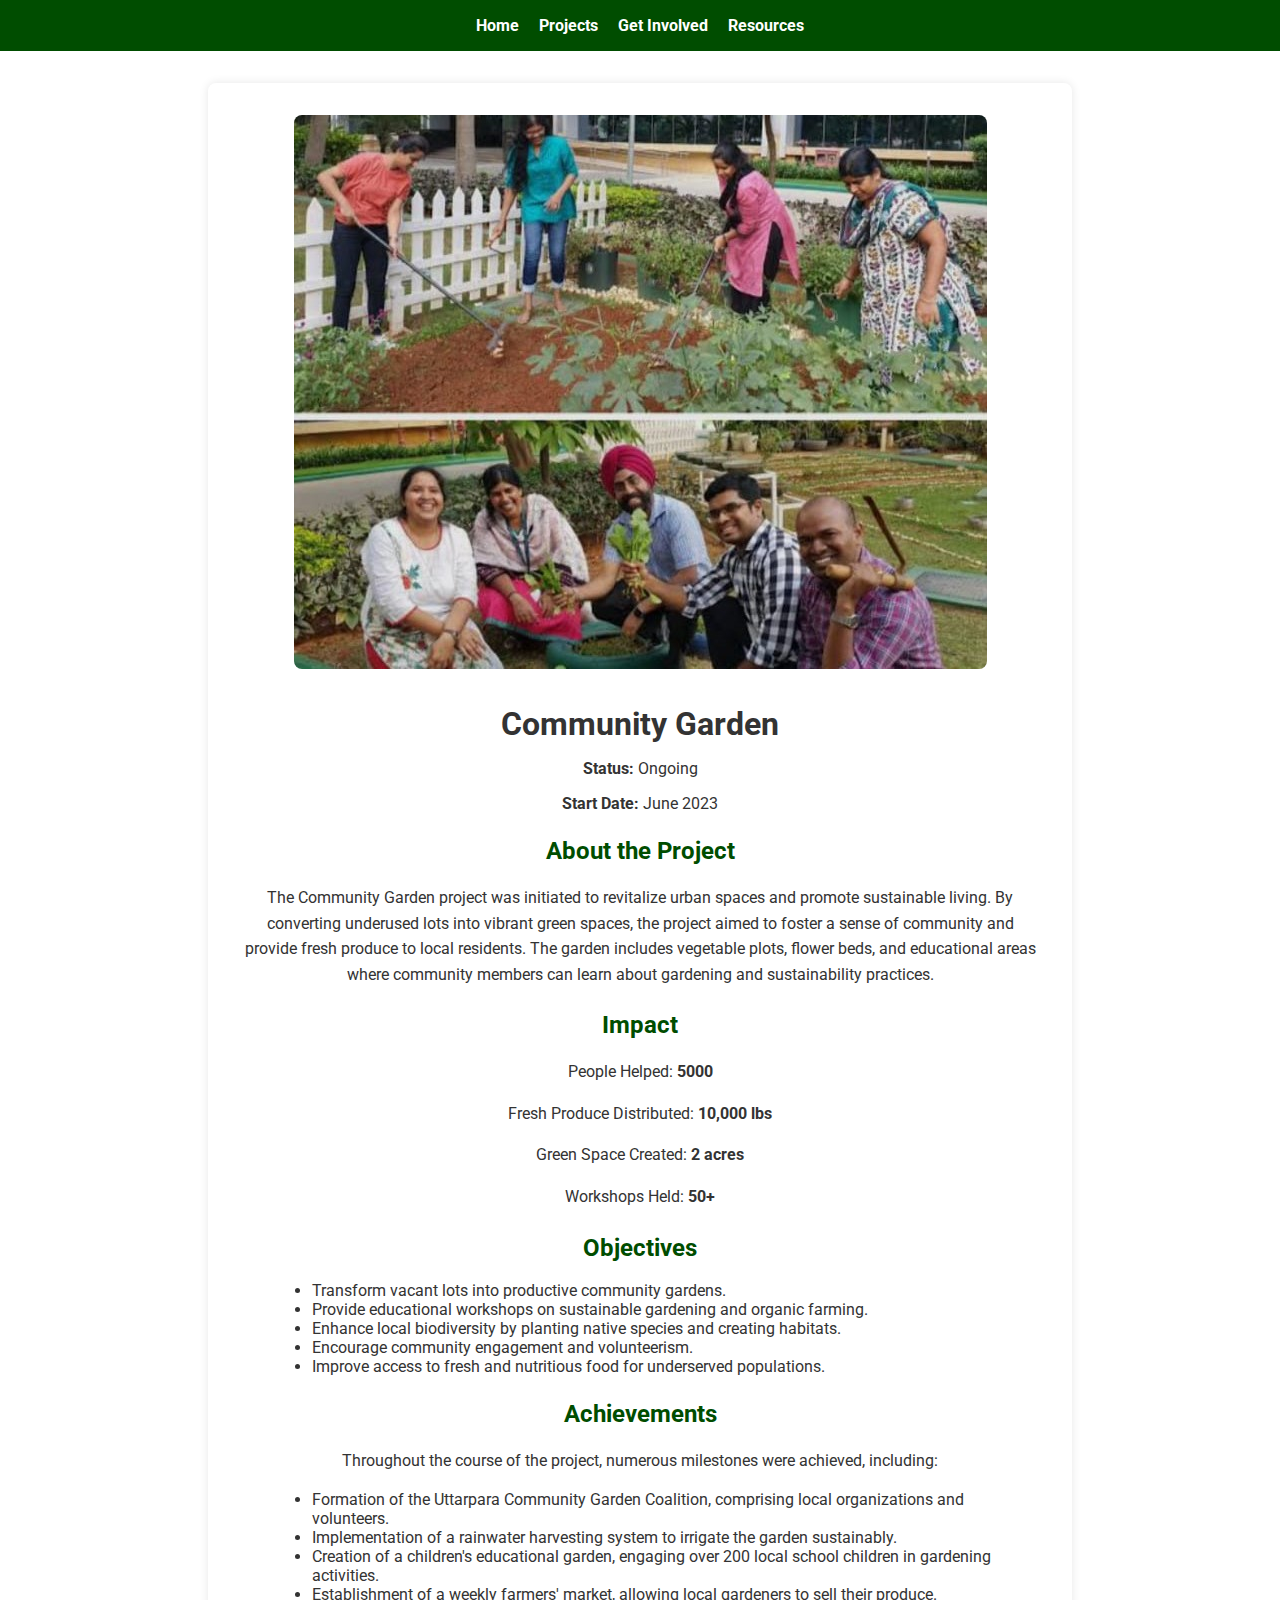
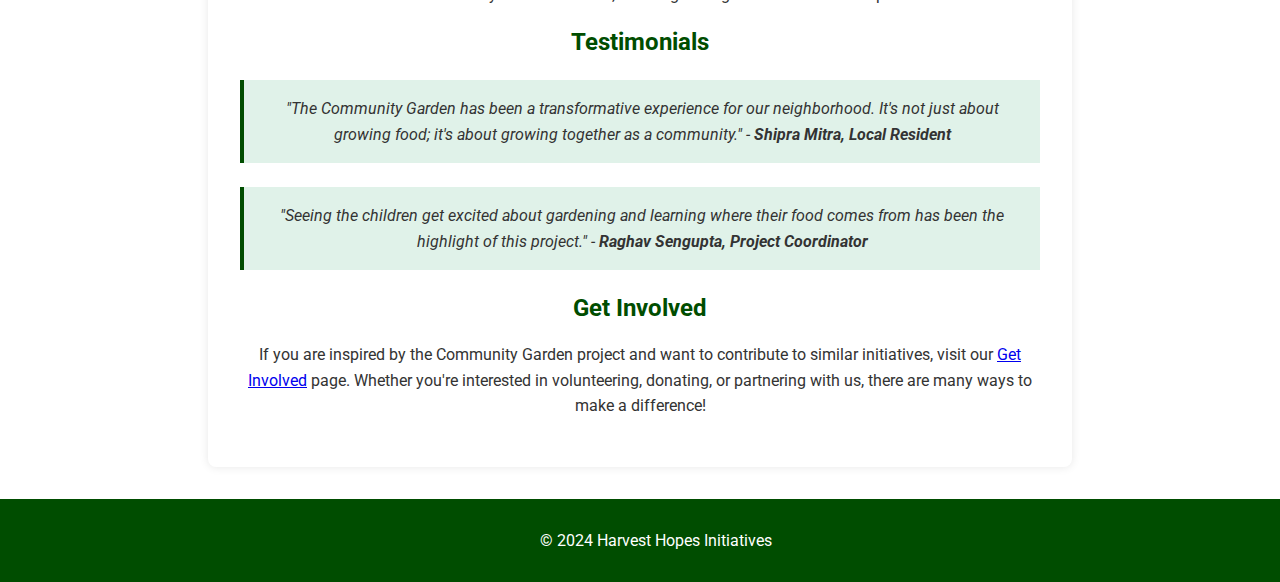
<file: community-garden.html>
<!DOCTYPE html>
<html lang="en">
<head>
    <meta charset="UTF-8">
    <meta name="viewport" content="width=device-width, initial-scale=1.0">
    <title>Community Garden - Harvest Hopes Initiatives</title>
    <link rel="stylesheet" href="styles.css">
</head>
<body>
    <header>
        <nav>
            <ul>
                <li><a href="index.html">Home</a></li>
                <li><a href="index.html">Projects</a></li>
                <li><a href="get_involved.html">Get Involved</a></li>
                <li><a href="resources.html">Resources</a></li>
            </ul>
        </nav>
    </header>
    <main>
        <section class="project-details">
            <div class="project-header">
                <img src="community-garden.jpg" alt="Community Garden">
                <h1>Community Garden</h1>
                <p><strong>Status:</strong> Ongoing</p>
                <p><strong>Start Date:</strong> June 2023</p>
            </div>
            <div class="project-content">
                <h2>About the Project</h2>
                <p>The Community Garden project was initiated to revitalize urban spaces and promote sustainable living. By converting underused lots into vibrant green spaces, the project aimed to foster a sense of community and provide fresh produce to local residents. The garden includes vegetable plots, flower beds, and educational areas where community members can learn about gardening and sustainability practices.</p>
                
                <h2>Impact</h2>
                <p>People Helped: <strong>5000</strong></p>
                <p>Fresh Produce Distributed: <strong>10,000 lbs</strong></p>
                <p>Green Space Created: <strong>2 acres</strong></p>
                <p>Workshops Held: <strong>50+</strong></p>

                <h2>Objectives</h2>
                <ul>
                    <li>Transform vacant lots into productive community gardens.</li>
                    <li>Provide educational workshops on sustainable gardening and organic farming.</li>
                    <li>Enhance local biodiversity by planting native species and creating habitats.</li>
                    <li>Encourage community engagement and volunteerism.</li>
                    <li>Improve access to fresh and nutritious food for underserved populations.</li>
                </ul>
                
                <h2>Achievements</h2>
                <p>Throughout the course of the project, numerous milestones were achieved, including:</p>
                <ul>
                    <li>Formation of the Uttarpara Community Garden Coalition, comprising local organizations and volunteers.</li>
                    <li>Implementation of a rainwater harvesting system to irrigate the garden sustainably.</li>
                    <li>Creation of a children's educational garden, engaging over 200 local school children in gardening activities.</li>
                    <li>Establishment of a weekly farmers' market, allowing local gardeners to sell their produce.</li>
                </ul>
                                
                <h2>Testimonials</h2>
                <blockquote>
                    <p>"The Community Garden has been a transformative experience for our neighborhood. It's not just about growing food; it's about growing together as a community." - <strong>Shipra Mitra, Local Resident</strong></p>
                </blockquote>
                <blockquote>
                    <p>"Seeing the children get excited about gardening and learning where their food comes from has been the highlight of this project." - <strong>Raghav Sengupta, Project Coordinator</strong></p>
                </blockquote>
                
                <h2>Get Involved</h2>
                <p>If you are inspired by the Community Garden project and want to contribute to similar initiatives, visit our <a href="get_involved.html">Get Involved</a> page. Whether you're interested in volunteering, donating, or partnering with us, there are many ways to make a difference!</p>
            </div>
        </section>
    </main>
    <footer>
        <p>&copy; 2024 Harvest Hopes Initiatives</p>
    </footer>
</body>
</html>
</file>
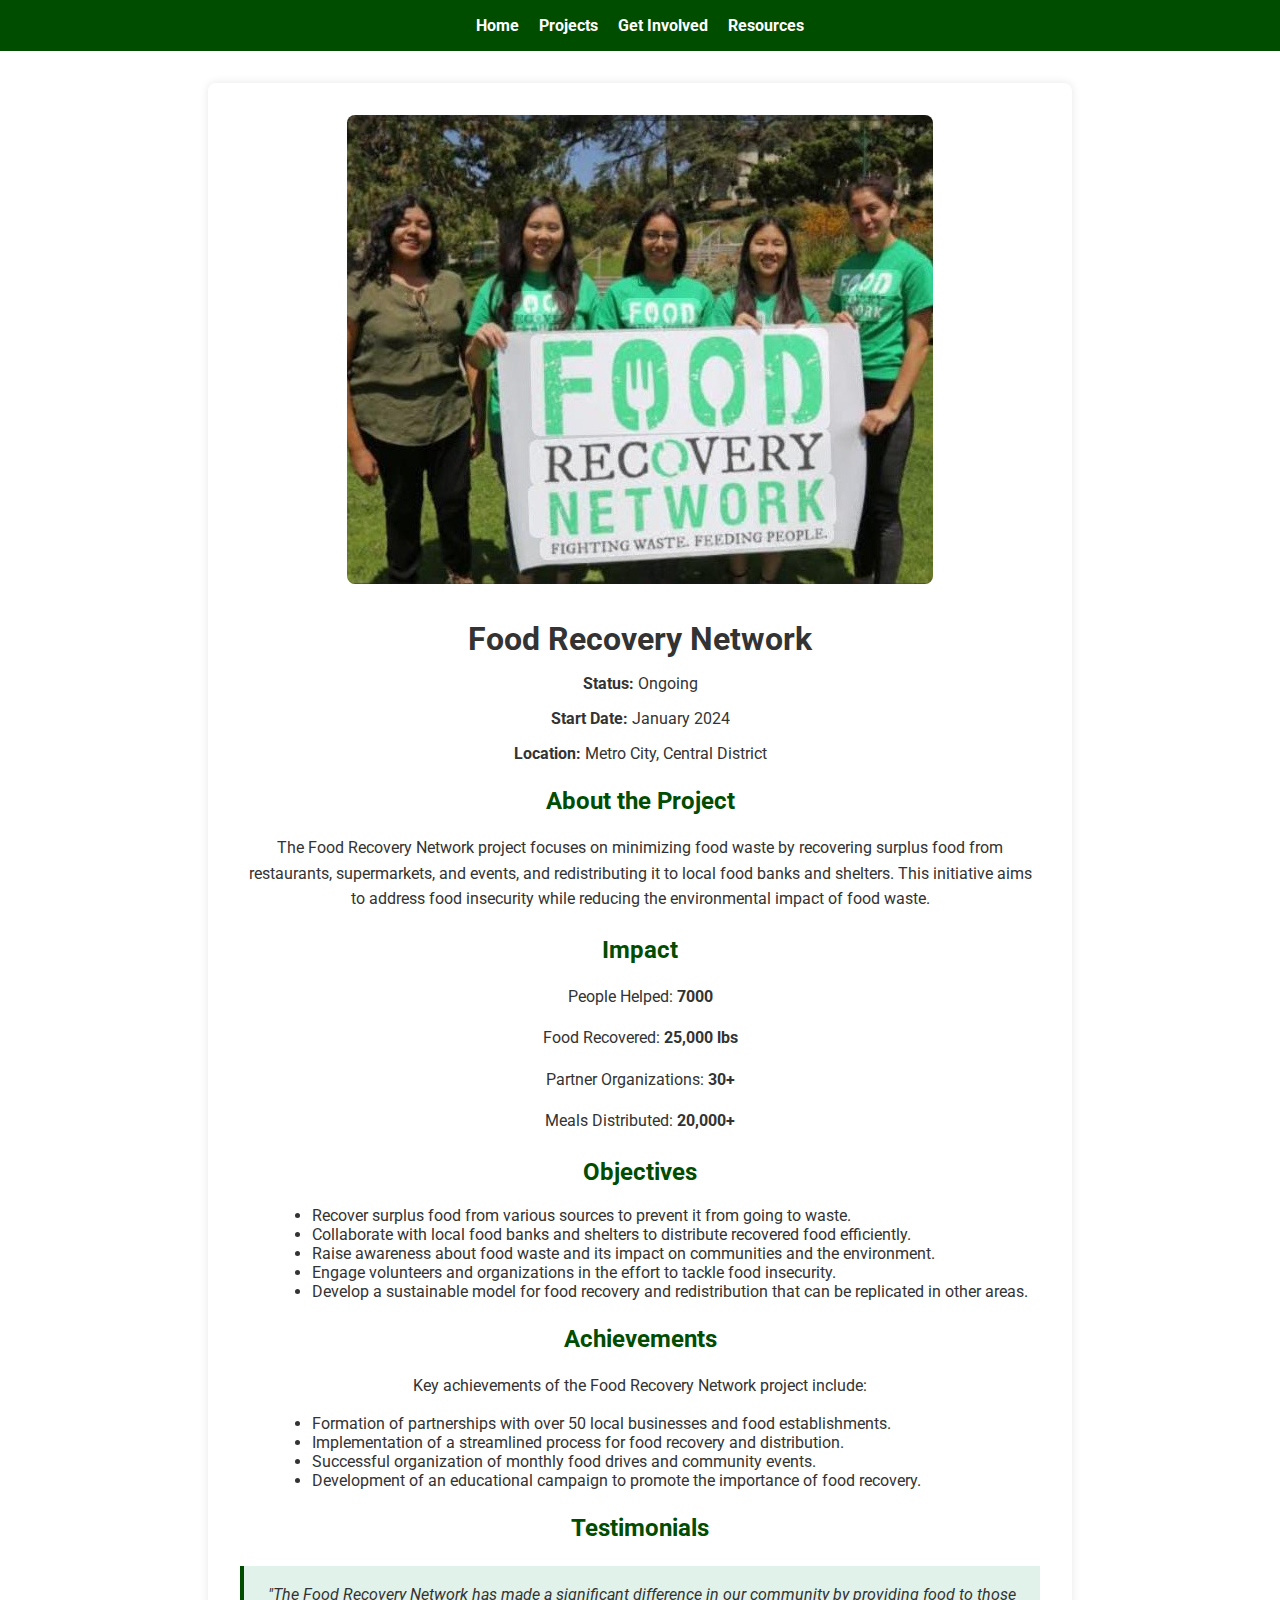
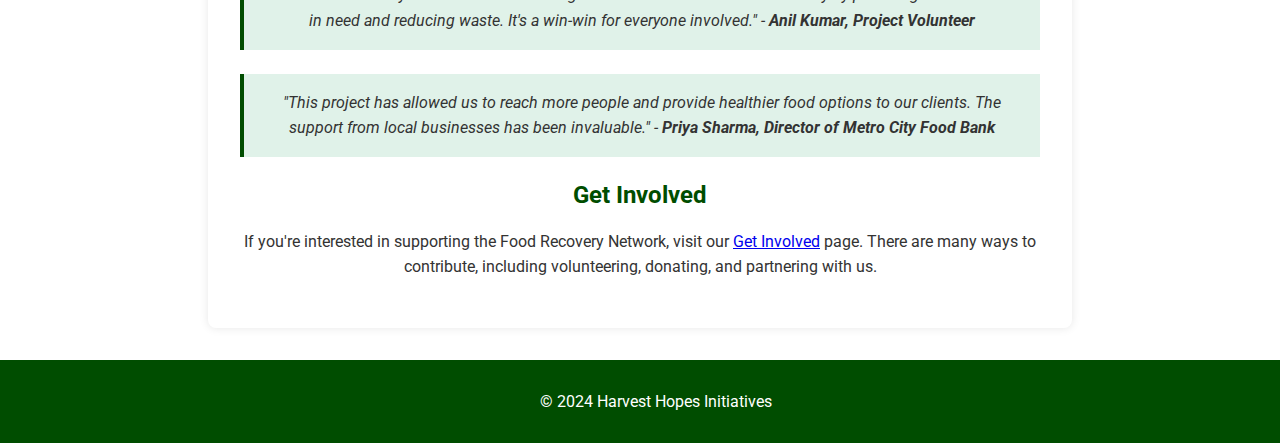
<file: food-recovery-network.html>
<!DOCTYPE html>
<html lang="en">
<head>
    <meta charset="UTF-8">
    <meta name="viewport" content="width=device-width, initial-scale=1.0">
    <title>Food Recovery Network - Harvest Hopes Initiatives</title>
    <link rel="stylesheet" href="styles.css">
</head>
<body>
    <header>
        <nav>
            <ul>
                <li><a href="index.html">Home</a></li>
                <li><a href="index.html">Projects</a></li>
                <li><a href="get_involved.html">Get Involved</a></li>
                <li><a href="resources.html">Resources</a></li>
            </ul>
        </nav>
    </header>
    <main>
        <section class="project-details">
            <div class="project-header">
                <img src="food-recovery-network.jpg" alt="Food Recovery Network">
                <h1>Food Recovery Network</h1>
                <p><strong>Status:</strong> Ongoing</p>
                <p><strong>Start Date:</strong> January 2024</p>
                <p><strong>Location:</strong> Metro City, Central District</p>
            </div>
            <div class="project-content">
                <h2>About the Project</h2>
                <p>The Food Recovery Network project focuses on minimizing food waste by recovering surplus food from restaurants, supermarkets, and events, and redistributing it to local food banks and shelters. This initiative aims to address food insecurity while reducing the environmental impact of food waste.</p>
                
                <h2>Impact</h2>
                <p>People Helped: <strong>7000</strong></p>
                <p>Food Recovered: <strong>25,000 lbs</strong></p>
                <p>Partner Organizations: <strong>30+</strong></p>
                <p>Meals Distributed: <strong>20,000+</strong></p>

                <h2>Objectives</h2>
                <ul>
                    <li>Recover surplus food from various sources to prevent it from going to waste.</li>
                    <li>Collaborate with local food banks and shelters to distribute recovered food efficiently.</li>
                    <li>Raise awareness about food waste and its impact on communities and the environment.</li>
                    <li>Engage volunteers and organizations in the effort to tackle food insecurity.</li>
                    <li>Develop a sustainable model for food recovery and redistribution that can be replicated in other areas.</li>
                </ul>
                
                <h2>Achievements</h2>
                <p>Key achievements of the Food Recovery Network project include:</p>
                <ul>
                    <li>Formation of partnerships with over 50 local businesses and food establishments.</li>
                    <li>Implementation of a streamlined process for food recovery and distribution.</li>
                    <li>Successful organization of monthly food drives and community events.</li>
                    <li>Development of an educational campaign to promote the importance of food recovery.</li>
                </ul>
                
                <h2>Testimonials</h2>
                <blockquote>
                    <p>"The Food Recovery Network has made a significant difference in our community by providing food to those in need and reducing waste. It's a win-win for everyone involved." - <strong>Anil Kumar, Project Volunteer</strong></p>
                </blockquote>
                <blockquote>
                    <p>"This project has allowed us to reach more people and provide healthier food options to our clients. The support from local businesses has been invaluable." - <strong>Priya Sharma, Director of Metro City Food Bank</strong></p>
                </blockquote>
                
                <h2>Get Involved</h2>
                <p>If you're interested in supporting the Food Recovery Network, visit our <a href="get_involved.html">Get Involved</a> page. There are many ways to contribute, including volunteering, donating, and partnering with us.</p>
            </div>
        </section>
    </main>
    <footer>
        <p>&copy; 2024 Harvest Hopes Initiatives</p>
    </footer>
</body>
</html>
</file>
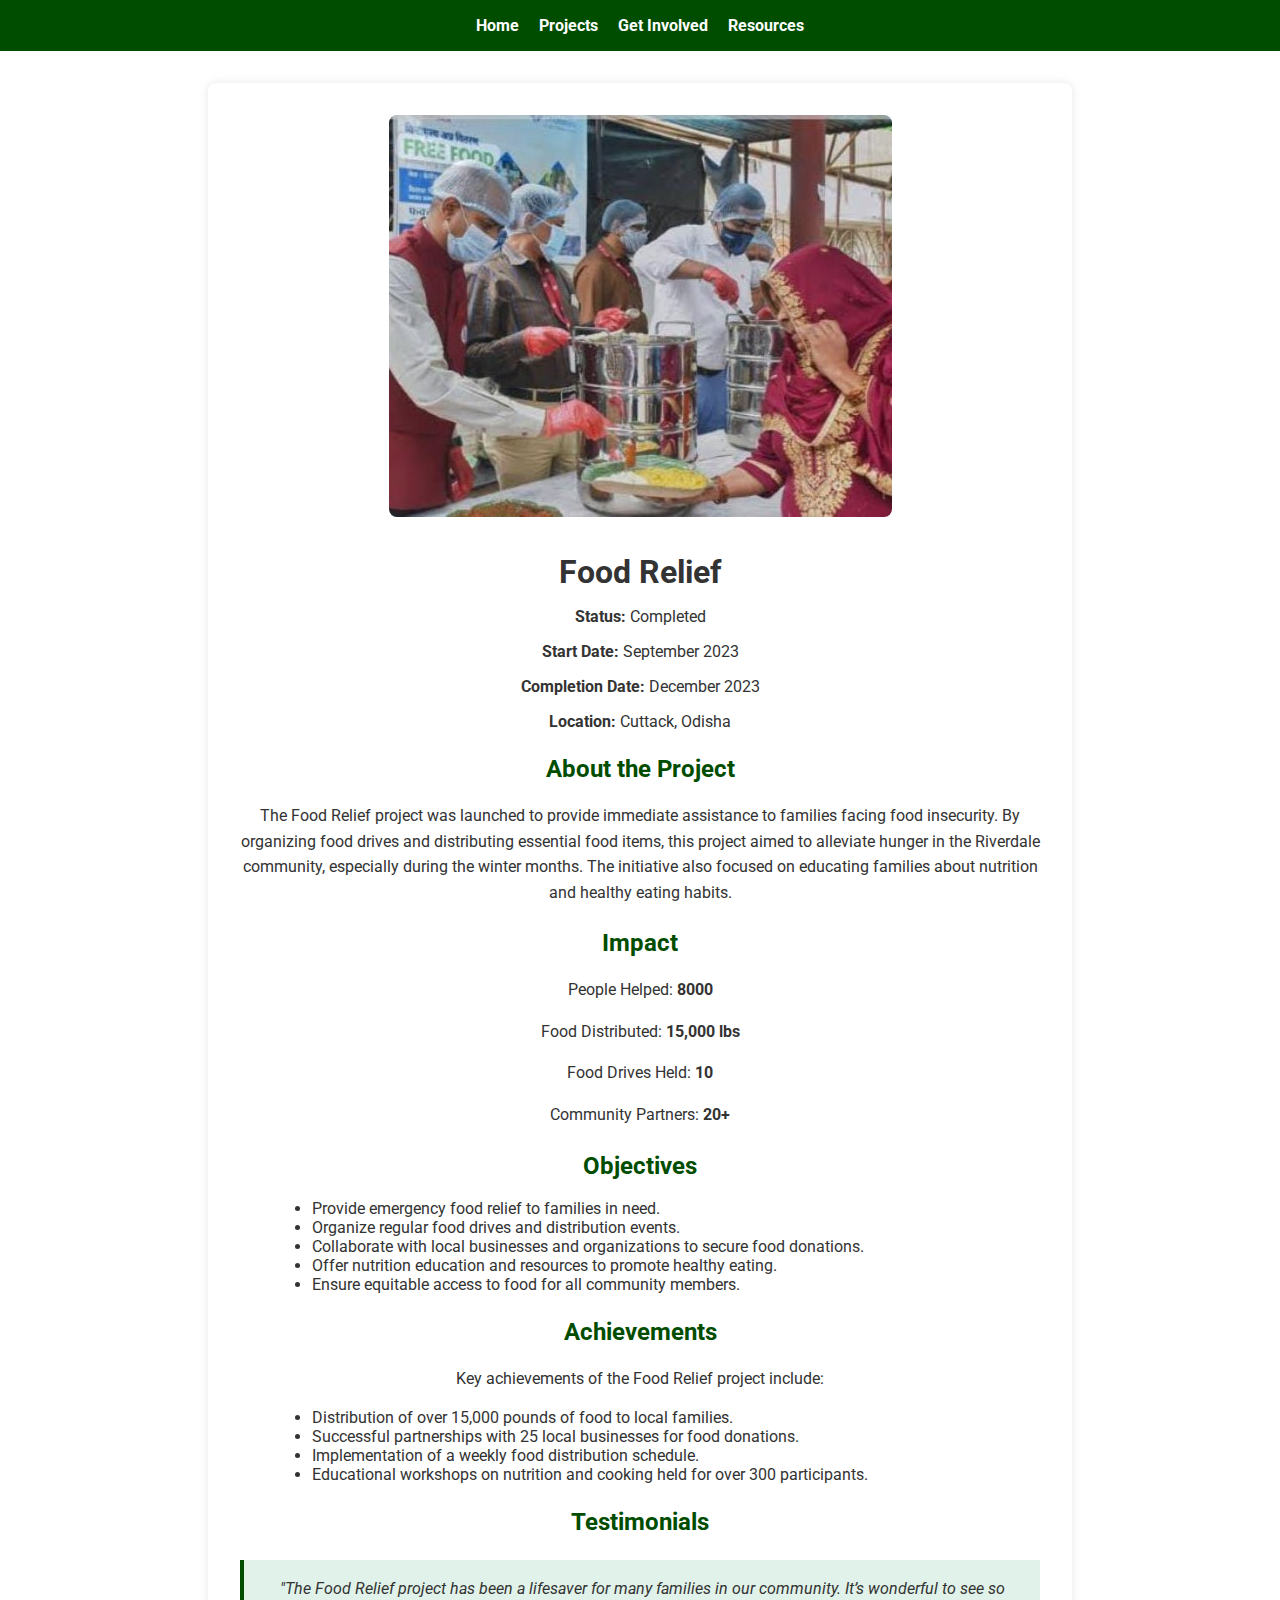
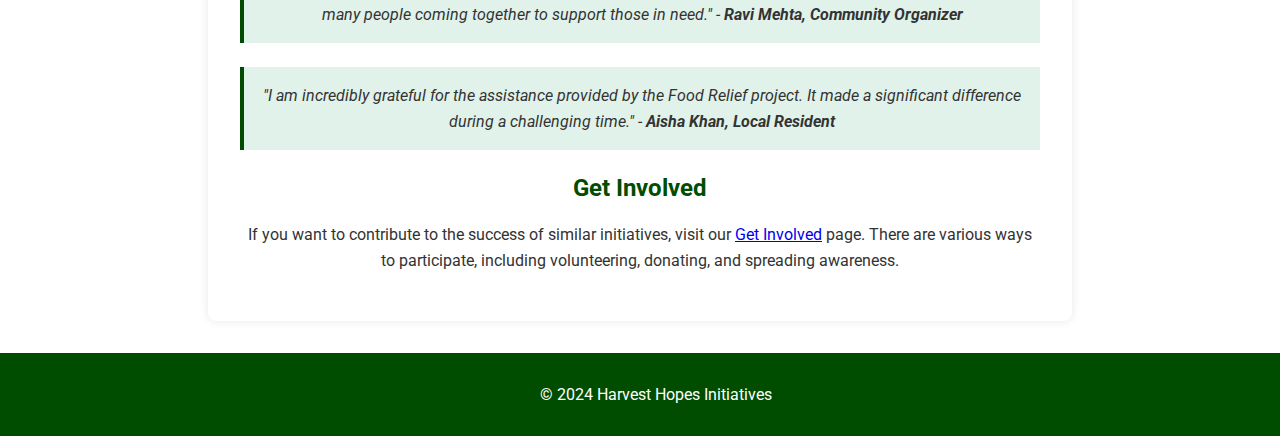
<file: food-relief.html>
<!DOCTYPE html>
<html lang="en">
<head>
    <meta charset="UTF-8">
    <meta name="viewport" content="width=device-width, initial-scale=1.0">
    <title>Food Relief - Harvest Hopes Initiatives</title>
    <link rel="stylesheet" href="styles.css">
</head>
<body>
    <header>
        <nav>
            <ul>
                <li><a href="index.html">Home</a></li>
               <li><a href="index.html">Projects</a></li>
                <li><a href="get_involved.html">Get Involved</a></li>
                <li><a href="resources.html">Resources</a></li>
            </ul>
        </nav>
    </header>
    <main>
        <section class="project-details">
            <div class="project-header">
                <img src="food-relief.jpg" alt="Food Relief">
                <h1>Food Relief</h1>
                <p><strong>Status:</strong> Completed</p>
                <p><strong>Start Date:</strong> September 2023</p>
                <p><strong>Completion Date:</strong> December 2023</p>
                <p><strong>Location:</strong> Cuttack, Odisha</p>
            </div>
            <div class="project-content">
                <h2>About the Project</h2>
                <p>The Food Relief project was launched to provide immediate assistance to families facing food insecurity. By organizing food drives and distributing essential food items, this project aimed to alleviate hunger in the Riverdale community, especially during the winter months. The initiative also focused on educating families about nutrition and healthy eating habits.</p>
                
                <h2>Impact</h2>
                <p>People Helped: <strong>8000</strong></p>
                <p>Food Distributed: <strong>15,000 lbs</strong></p>
                <p>Food Drives Held: <strong>10</strong></p>
                <p>Community Partners: <strong>20+</strong></p>

                <h2>Objectives</h2>
                <ul>
                    <li>Provide emergency food relief to families in need.</li>
                    <li>Organize regular food drives and distribution events.</li>
                    <li>Collaborate with local businesses and organizations to secure food donations.</li>
                    <li>Offer nutrition education and resources to promote healthy eating.</li>
                    <li>Ensure equitable access to food for all community members.</li>
                </ul>
                
                <h2>Achievements</h2>
                <p>Key achievements of the Food Relief project include:</p>
                <ul>
                    <li>Distribution of over 15,000 pounds of food to local families.</li>
                    <li>Successful partnerships with 25 local businesses for food donations.</li>
                    <li>Implementation of a weekly food distribution schedule.</li>
                    <li>Educational workshops on nutrition and cooking held for over 300 participants.</li>
                </ul>
                
                <h2>Testimonials</h2>
                <blockquote>
                    <p>"The Food Relief project has been a lifesaver for many families in our community. It’s wonderful to see so many people coming together to support those in need." - <strong>Ravi Mehta, Community Organizer</strong></p>
                </blockquote>
                <blockquote>
                    <p>"I am incredibly grateful for the assistance provided by the Food Relief project. It made a significant difference during a challenging time." - <strong>Aisha Khan, Local Resident</strong></p>
                </blockquote>
                
                <h2>Get Involved</h2>
                <p>If you want to contribute to the success of similar initiatives, visit our <a href="get_involved.html">Get Involved</a> page. There are various ways to participate, including volunteering, donating, and spreading awareness.</p>
            </div>
        </section>
    </main>
    <footer>
        <p>&copy; 2024 Harvest Hopes Initiatives</p>
    </footer>
</body>
</html>
</file>
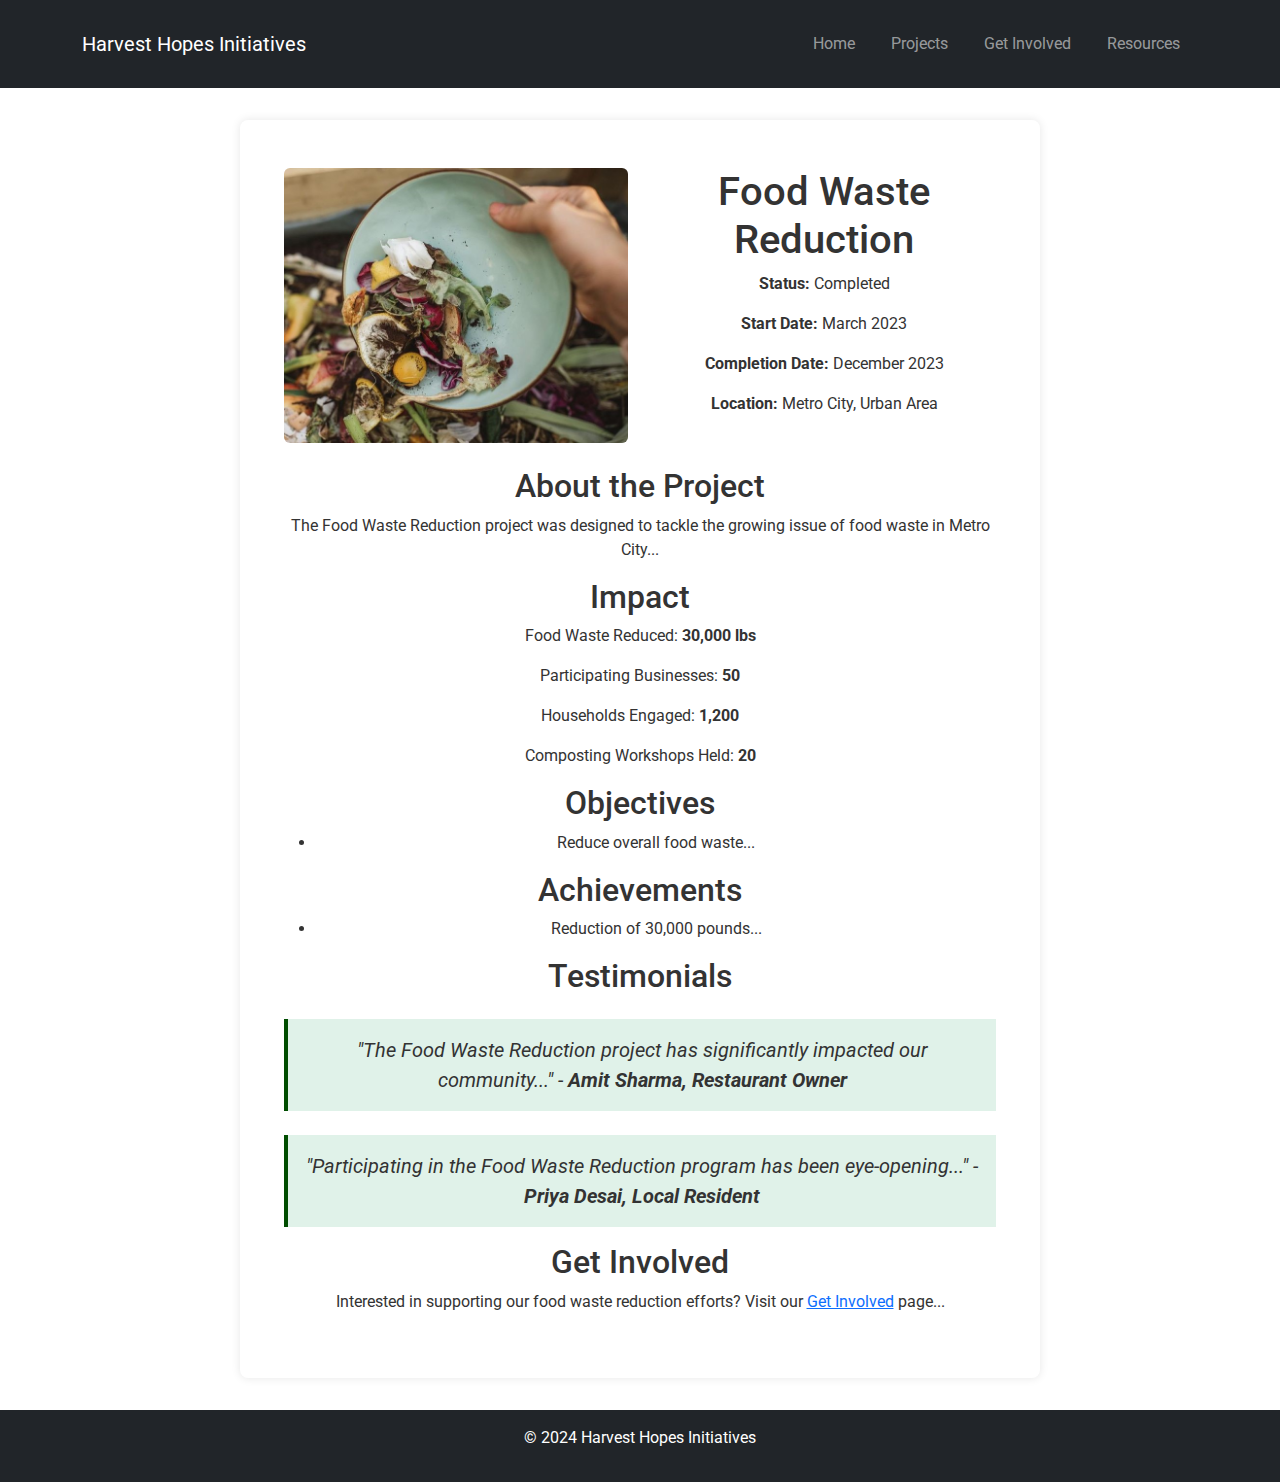
<file: food-waste-reduction.html>
<!DOCTYPE html>
<html lang="en">
<head>
    <meta charset="UTF-8">
    <meta name="viewport" content="width=device-width, initial-scale=1.0">
    <title>Food Waste Reduction - Harvest Hopes Initiatives</title>
    <link rel="stylesheet" href="https://stackpath.bootstrapcdn.com/bootstrap/5.3.0/css/bootstrap.min.css">
    <link rel="stylesheet" href="styles.css">
</head>
<body>
    <header class="bg-dark text-white py-3">
        <div class="container">
            <nav class="navbar navbar-expand-lg navbar-dark">
                <a class="navbar-brand" href="index.html">Harvest Hopes Initiatives</a>
                <button class="navbar-toggler" type="button" data-bs-toggle="collapse" data-bs-target="#navbarNav" aria-controls="navbarNav" aria-expanded="false" aria-label="Toggle navigation">
                    <span class="navbar-toggler-icon"></span>
                </button>
                <div class="collapse navbar-collapse" id="navbarNav">
                    <ul class="navbar-nav ms-auto">
                        <li class="nav-item">
                            <a class="nav-link" href="index.html">Home</a>
                        </li>
                        <li class="nav-item">
                            <a class="nav-link" href="index.html">Projects</a>
                        </li>
                        <li class="nav-item">
                            <a class="nav-link" href="get_involved.html">Get Involved</a>
                        </li>
                        <li class="nav-item">
                            <a class="nav-link" href="resources.html">Resources</a>
                        </li>
                    </ul>
                </div>
            </nav>
        </div>
    </header>
    <main>
        <section class="project-details py-5">
            <div class="container">
                <div class="row">
                    <div class="col-lg-6 mb-4">
                        <img src="food-waste-reduction.jpg" class="img-fluid rounded" alt="Food Waste Reduction">
                    </div>
                    <div class="col-lg-6">
                        <h1>Food Waste Reduction</h1>
                        <p><strong>Status:</strong> Completed</p>
                        <p><strong>Start Date:</strong> March 2023</p>
                        <p><strong>Completion Date:</strong> December 2023</p>
                        <p><strong>Location:</strong> Metro City, Urban Area</p>
                    </div>
                </div>
                <div class="row">
                    <div class="col-12">
                        <h2>About the Project</h2>
                        <p>The Food Waste Reduction project was designed to tackle the growing issue of food waste in Metro City...</p>
                        
                        <h2>Impact</h2>
                        <p>Food Waste Reduced: <strong>30,000 lbs</strong></p>
                        <p>Participating Businesses: <strong>50</strong></p>
                        <p>Households Engaged: <strong>1,200</strong></p>
                        <p>Composting Workshops Held: <strong>20</strong></p>

                        <h2>Objectives</h2>
                        <ul>
                            <li>Reduce overall food waste...</li>
                            <!-- More objectives -->
                        </ul>
                        
                        <h2>Achievements</h2>
                        <ul>
                            <li>Reduction of 30,000 pounds...</li>
                            <!-- More achievements -->
                        </ul>
                        
                        <h2>Testimonials</h2>
                        <blockquote class="blockquote">
                            <p>"The Food Waste Reduction project has significantly impacted our community..." - <strong>Amit Sharma, Restaurant Owner</strong></p>
                        </blockquote>
                        <blockquote class="blockquote">
                            <p>"Participating in the Food Waste Reduction program has been eye-opening..." - <strong>Priya Desai, Local Resident</strong></p>
                        </blockquote>
                        
                        <h2>Get Involved</h2>
                        <p>Interested in supporting our food waste reduction efforts? Visit our <a href="get_involved.html">Get Involved</a> page...</p>
                    </div>
                </div>
            </div>
        </section>
    </main>
    <footer class="bg-dark text-white py-3 text-center">
        <p>&copy; 2024 Harvest Hopes Initiatives</p>
    </footer>
    <script src="https://cdnjs.cloudflare.com/ajax/libs/bootstrap/5.3.0/js/bootstrap.bundle.min.js"></script>
</body>
</html>
</file>
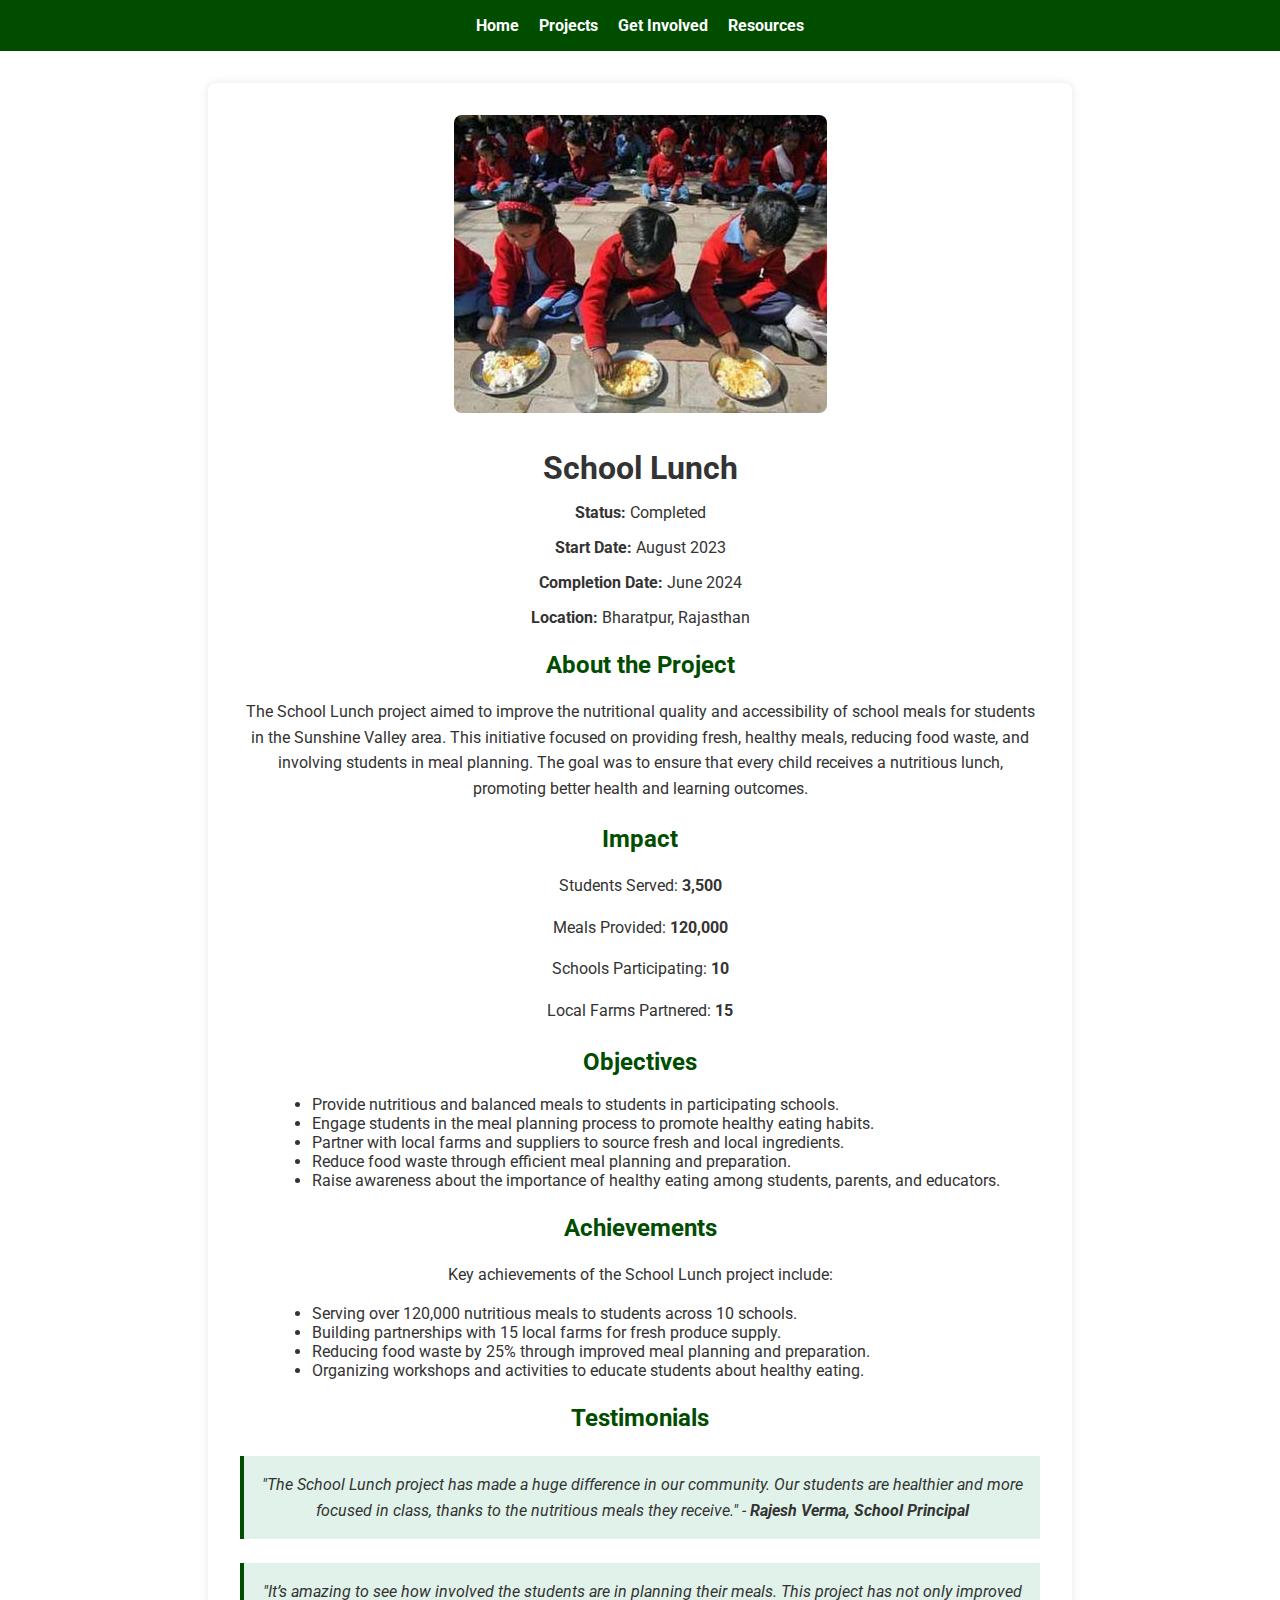
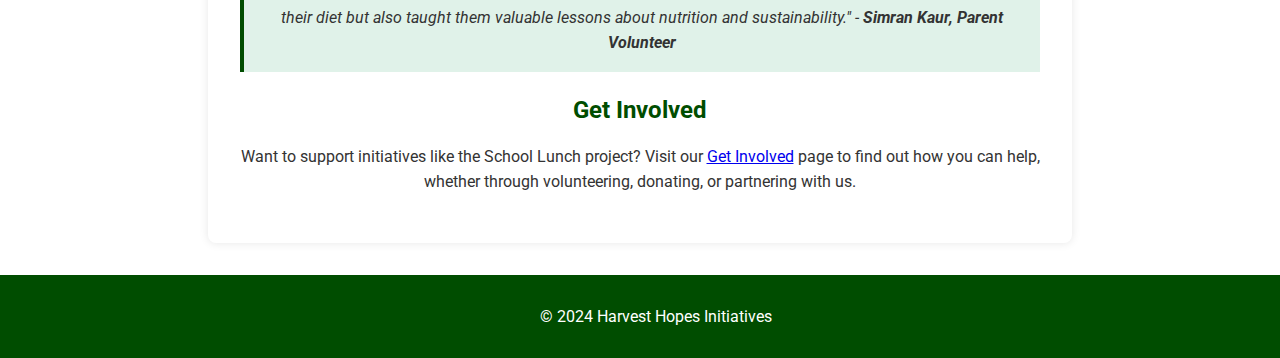
<file: school-lunch.html>
<!DOCTYPE html>
<html lang="en">
<head>
    <meta charset="UTF-8">
    <meta name="viewport" content="width=device-width, initial-scale=1.0">
    <title>School Lunch - Harvest Hopes Initiatives</title>
    <link rel="stylesheet" href="styles.css">
</head>
<body>
    <header>
        <nav>
            <ul>
                <li><a href="index.html">Home</a></li>
                <li><a href="index.html">Projects</a></li>
                <li><a href="get_involved.html">Get Involved</a></li>
                <li><a href="resources.html">Resources</a></li>
            </ul>
        </nav>
    </header>
    <main>
        <section class="project-details">
            <div class="project-header">
                <img src="school-lunch.jpg" alt="School Lunch">
                <h1>School Lunch</h1>
                <p><strong>Status:</strong> Completed</p>
                <p><strong>Start Date:</strong> August 2023</p>
                <p><strong>Completion Date:</strong> June 2024</p>
                <p><strong>Location:</strong> Bharatpur, Rajasthan</p>
            </div>
            <div class="project-content">
                <h2>About the Project</h2>
                <p>The School Lunch project aimed to improve the nutritional quality and accessibility of school meals for students in the Sunshine Valley area. This initiative focused on providing fresh, healthy meals, reducing food waste, and involving students in meal planning. The goal was to ensure that every child receives a nutritious lunch, promoting better health and learning outcomes.</p>
                
                <h2>Impact</h2>
                <p>Students Served: <strong>3,500</strong></p>
                <p>Meals Provided: <strong>120,000</strong></p>
                <p>Schools Participating: <strong>10</strong></p>
                <p>Local Farms Partnered: <strong>15</strong></p>

                <h2>Objectives</h2>
                <ul>
                    <li>Provide nutritious and balanced meals to students in participating schools.</li>
                    <li>Engage students in the meal planning process to promote healthy eating habits.</li>
                    <li>Partner with local farms and suppliers to source fresh and local ingredients.</li>
                    <li>Reduce food waste through efficient meal planning and preparation.</li>
                    <li>Raise awareness about the importance of healthy eating among students, parents, and educators.</li>
                </ul>
                
                <h2>Achievements</h2>
                <p>Key achievements of the School Lunch project include:</p>
                <ul>
                    <li>Serving over 120,000 nutritious meals to students across 10 schools.</li>
                    <li>Building partnerships with 15 local farms for fresh produce supply.</li>
                    <li>Reducing food waste by 25% through improved meal planning and preparation.</li>
                    <li>Organizing workshops and activities to educate students about healthy eating.</li>
                </ul>
                
                <h2>Testimonials</h2>
                <blockquote>
                    <p>"The School Lunch project has made a huge difference in our community. Our students are healthier and more focused in class, thanks to the nutritious meals they receive." - <strong>Rajesh Verma, School Principal</strong></p>
                </blockquote>
                <blockquote>
                    <p>"It’s amazing to see how involved the students are in planning their meals. This project has not only improved their diet but also taught them valuable lessons about nutrition and sustainability." - <strong>Simran Kaur, Parent Volunteer</strong></p>
                </blockquote>
                
                <h2>Get Involved</h2>
                <p>Want to support initiatives like the School Lunch project? Visit our <a href="get_involved.html">Get Involved</a> page to find out how you can help, whether through volunteering, donating, or partnering with us.</p>
            </div>
        </section>
    </main>
    <footer>
        <p>&copy; 2024 Harvest Hopes Initiatives</p>
    </footer>
</body>
</html>
</file>
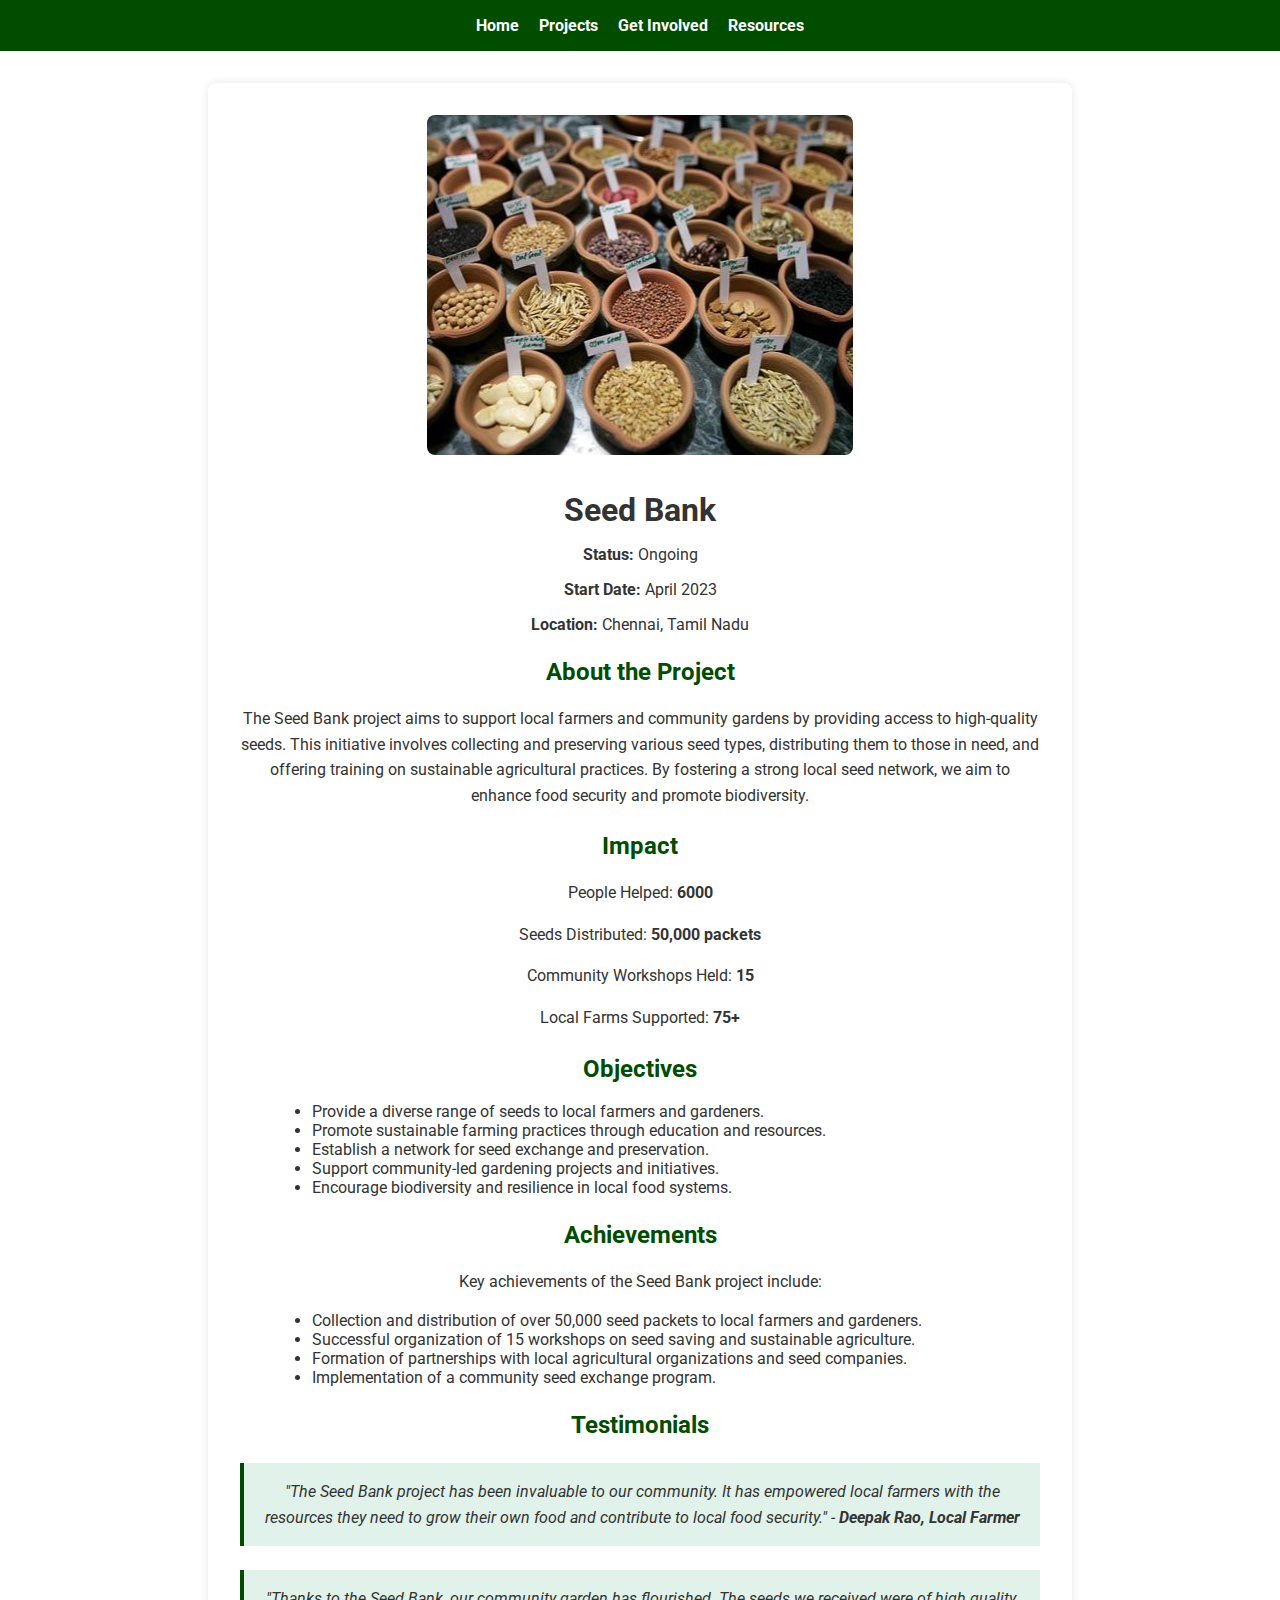
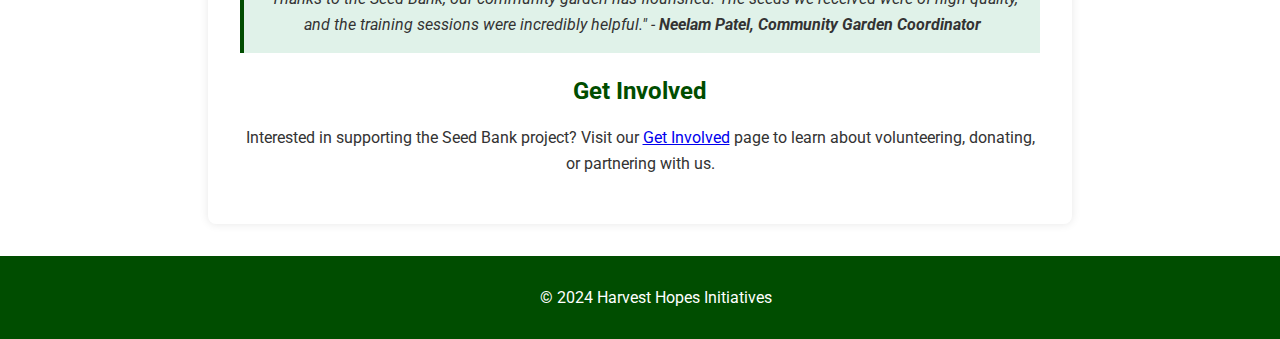
<file: seed-bank.html>
<!DOCTYPE html>
<html lang="en">
<head>
    <meta charset="UTF-8">
    <meta name="viewport" content="width=device-width, initial-scale=1.0">
    <title>Seed Bank - Harvest Hopes Initiatives</title>
    <link rel="stylesheet" href="styles.css">
</head>
<body>
    <header>
        <nav>
            <ul>
                <li><a href="index.html">Home</a></li>
                <li><a href="index.html">Projects</a></li>
                <li><a href="get_involved.html">Get Involved</a></li>
                <li><a href="resources.html">Resources</a></li>
            </ul>
        </nav>
    </header>
    <main>
        <section class="project-details">
            <div class="project-header">
                <img src="seed-bank.jpg" alt="Seed Bank">
                <h1>Seed Bank</h1>
                <p><strong>Status:</strong> Ongoing</p>
                <p><strong>Start Date:</strong> April 2023</p>
                <p><strong>Location:</strong> Chennai, Tamil Nadu</p>
            </div>
            <div class="project-content">
                <h2>About the Project</h2>
                <p>The Seed Bank project aims to support local farmers and community gardens by providing access to high-quality seeds. This initiative involves collecting and preserving various seed types, distributing them to those in need, and offering training on sustainable agricultural practices. By fostering a strong local seed network, we aim to enhance food security and promote biodiversity.</p>
                
                <h2>Impact</h2>
                <p>People Helped: <strong>6000</strong></p>
                <p>Seeds Distributed: <strong>50,000 packets</strong></p>
                <p>Community Workshops Held: <strong>15</strong></p>
                <p>Local Farms Supported: <strong>75+</strong></p>

                <h2>Objectives</h2>
                <ul>
                    <li>Provide a diverse range of seeds to local farmers and gardeners.</li>
                    <li>Promote sustainable farming practices through education and resources.</li>
                    <li>Establish a network for seed exchange and preservation.</li>
                    <li>Support community-led gardening projects and initiatives.</li>
                    <li>Encourage biodiversity and resilience in local food systems.</li>
                </ul>
                
                <h2>Achievements</h2>
                <p>Key achievements of the Seed Bank project include:</p>
                <ul>
                    <li>Collection and distribution of over 50,000 seed packets to local farmers and gardeners.</li>
                    <li>Successful organization of 15 workshops on seed saving and sustainable agriculture.</li>
                    <li>Formation of partnerships with local agricultural organizations and seed companies.</li>
                    <li>Implementation of a community seed exchange program.</li>
                </ul>
                
                <h2>Testimonials</h2>
                <blockquote>
                    <p>"The Seed Bank project has been invaluable to our community. It has empowered local farmers with the resources they need to grow their own food and contribute to local food security." - <strong>Deepak Rao, Local Farmer</strong></p>
                </blockquote>
                <blockquote>
                    <p>"Thanks to the Seed Bank, our community garden has flourished. The seeds we received were of high quality, and the training sessions were incredibly helpful." - <strong>Neelam Patel, Community Garden Coordinator</strong></p>
                </blockquote>
                
                <h2>Get Involved</h2>
                <p>Interested in supporting the Seed Bank project? Visit our <a href="get_involved.html">Get Involved</a> page to learn about volunteering, donating, or partnering with us.</p>
            </div>
        </section>
    </main>
    <footer>
        <p>&copy; 2024 Harvest Hopes Initiatives</p>
    </footer>
</body>
</html>
</file>
<file: styles.css>
/* General Styles */
@import url('https://fonts.googleapis.com/css2?family=Roboto:wght@400;500;700&display=swap');

body {
    font-family: 'Roboto', sans-serif;
    margin: 0;
    padding: 0;
    color: #333;
    background-color: #e8f5e9;
}

header {
    background-color: #004d00;
    color: white;
    padding: 15px 0;
}

nav ul {
    list-style-type: none;
    margin: 0;
    padding: 0;
    display: flex;
    justify-content: center;
}

nav ul li {
    margin: 0 20px;
}

nav ul li a {
    color: white;
    text-decoration: none;
    font-weight: 500;
}

nav ul li a.active {
    text-decoration: underline;
}

nav ul li a {
    color: #fff;
    text-decoration: none;
}

main {
    padding: 2rem;
    display: flex;
    justify-content: center;
}

/* Project Details Page Styles */
.project-details {
    background-color: #fff;
    border-radius: 8px;
    box-shadow: 0 0 10px rgba(0, 0, 0, 0.1);
    max-width: 800px;
    margin: 0 auto;
    padding: 2rem;
    text-align: center;
}

.project-header img {
    max-width: 100%;
    height: auto;
    border-radius: 8px;
    margin-bottom: 1rem;
}

.project-header h1 {
    font-size: 2rem;
    margin: 1rem 0;
}

.project-content h2 {
    font-size: 1.5rem;
    margin-top: 1.5rem;
    color: #004d00;
}

.project-content p {
    line-height: 1.6;
}

.project-content ul {
    list-style-type: disc;
    margin-left: 2rem;
    text-align: left;
}

.project-content img {
    max-width: 100%;
    height: auto;
    border-radius: 8px;
    margin: 1rem 0;
}

blockquote {
    font-style: italic;
    margin: 1.5rem 0;
    padding: 1rem;
    border-left: 4px solid #004d00;
    background-color: #e0f2e9;
}

blockquote p {
    margin: 0;
}

footer {
    background-color: #004d00;
    color: #fff;
    text-align: center;
    padding: 1rem;
    width: 100%;
}

/* Animation for scrolling elements */
@keyframes fadeInUp {
    from {
        opacity: 0;
        transform: translateY(20px);
    }
    to {
        opacity: 1;
        transform: translateY(0);
    }
}

.animate-on-scroll {
    opacity: 0; /* Start as invisible */
    transform: translateY(20px); /* Start with a slight offset */
    transition: opacity 0.6s ease-out, transform 0.6s ease-out;
}

/* When the element is in view */
.animate-on-scroll.in-view {
    opacity: 1;
    transform: translateY(0);
    animation: fadeInUp 0.6s ease-out forwards;
}

/* General styles */
body {
    font-family: 'Roboto', sans-serif;
    margin: 0;
    padding: 0;
    background-color: #f4f4f4;
    color: #333;
}

header {
    background-color: #004d00; /* Dark green background */
    color: #fff;               /* White text color */
    padding: 1rem;            /* Padding around the header */
    text-align: center;       /* Center align text in header */
}

nav ul {
    list-style: none;         /* Remove bullet points */
    padding: 0;               /* Remove default padding */
    margin: 0;                /* Remove default margin */
}

nav ul li {
    display: inline;          /* Display list items inline */
    margin: 0 10px;           /* Horizontal margin between items */
}

nav ul li a {
    color: #fff;              /* White text color for links */
    text-decoration: none;    /* Remove underline from links */
    font-weight: bold;        /* Make text bold */
}

nav ul li a:hover {
    text-decoration: underline; /* Underline on hover for better visibility */
}

main {
    padding: 2rem;            /* Padding around main content */
    background-color: #fff;   /* White background for main content */
}

.project-grid {
    display: flex;
    flex-wrap: wrap;
    gap: 1rem;
}

.project-item {
    background-color: #e0f2e9; /* Light green background for projects */
    border-radius: 8px;
    box-shadow: 0 0 10px rgba(0, 0, 0, 0.1);
    overflow: hidden;
    transition: transform 0.3s ease;
}

.project-item img {
    width: 100%;
    height: auto;
    border-bottom: 4px solid #004d00; /* Green border below image */
}

.project-item:hover {
    transform: scale(1.03); /* Slight zoom on hover */
}

.project-item h3 {
    font-size: 1.25rem;
    margin: 1rem;
    text-align: center;
    color: #004d00;
}

.project-item p {
    margin: 0 1rem 1rem;
    text-align: center;
}

/* Responsive Styles */
@media (min-width: 576px) {
    .project-item {
        flex: 1 1 calc(50% - 1rem); /* Two items per row on small devices */
    }
}

@media (min-width: 992px) {
    .project-item {
        flex: 1 1 calc(33.333% - 1rem); /* Three items per row on medium devices */
    }
}
</file>
